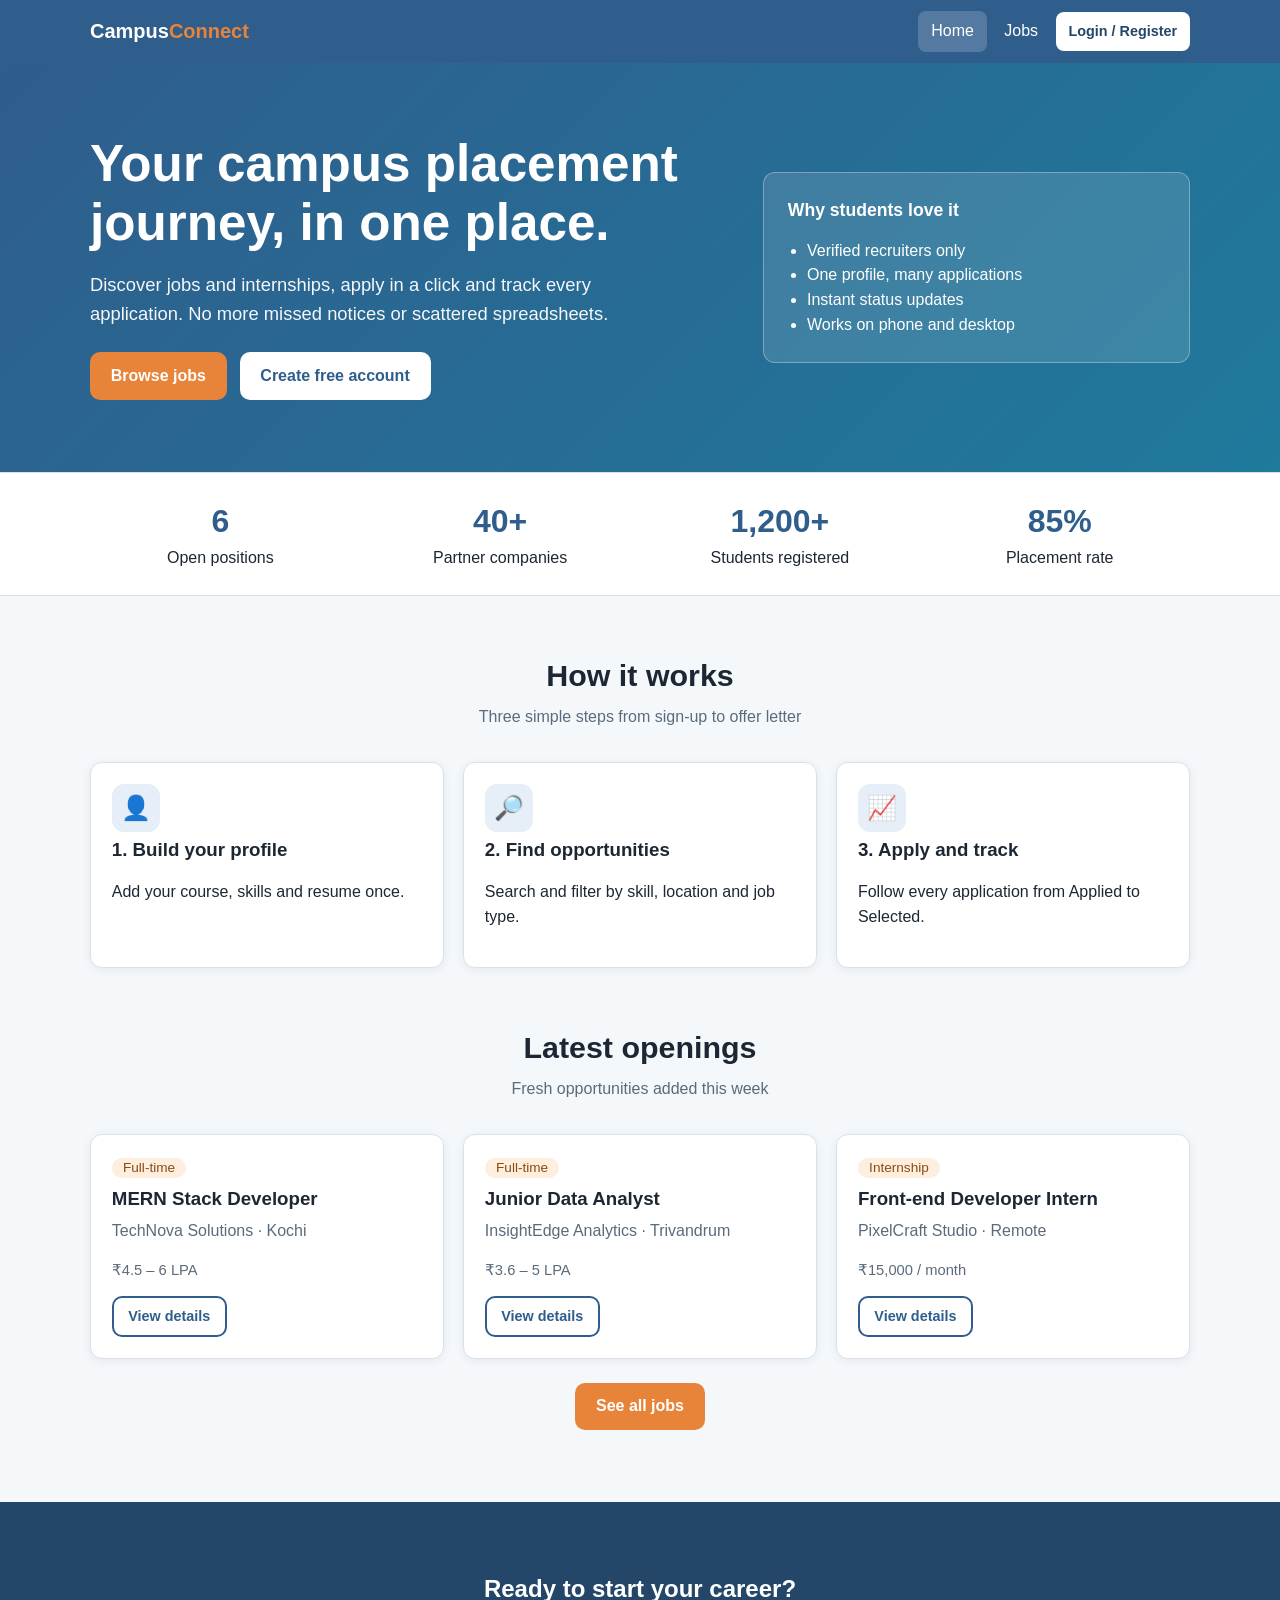
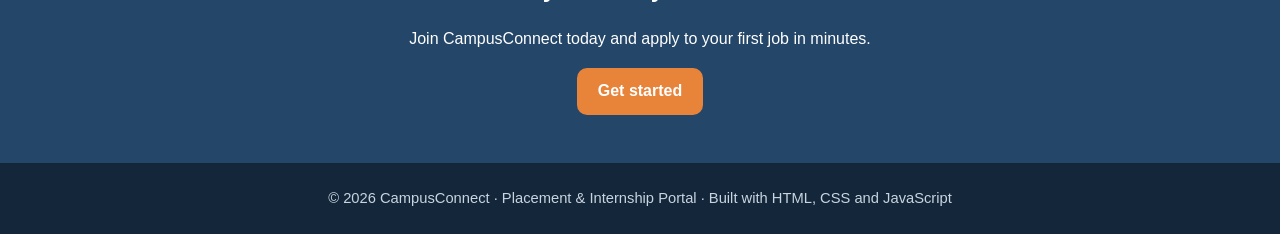
<file: campus connect frontend/index.html>
<!DOCTYPE html>
<html lang="en">
<head>
<meta charset="UTF-8">
<meta name="viewport" content="width=device-width, initial-scale=1">
<meta name="description" content="CampusConnect – one portal for campus placements and internships.">
<title>Home | CampusConnect</title>
<link rel="stylesheet" href="css/style.css">
</head>
<body>
<div id="header"></div>
<main id="main">
<section class="hero"><div class="container hero-grid">
 <div><h1>Your campus placement journey, in one place.</h1>
 <p>Discover jobs and internships, apply in a click and track every application. No more missed notices or scattered spreadsheets.</p>
 <div class="hero-actions"><a class="btn" href="jobs.html">Browse jobs</a><a class="btn btn-light" href="login.html">Create free account</a></div></div>
 <aside class="hero-card" aria-label="Why CampusConnect"><h2>Why students love it</h2><ul><li>Verified recruiters only</li><li>One profile, many applications</li><li>Instant status updates</li><li>Works on phone and desktop</li></ul></aside>
</div></section>
<section class="stats"><div class="container grid grid-4">
 <div class="stat"><strong id="statJobs">0</strong>Open positions</div><div class="stat"><strong>40+</strong>Partner companies</div><div class="stat"><strong>1,200+</strong>Students registered</div><div class="stat"><strong>85%</strong>Placement rate</div></div></section>
<section class="section"><div class="container"><h2 class="title">How it works</h2><p class="sub">Three simple steps from sign-up to offer letter</p>
 <div class="grid grid-3">
 <article class="card"><div class="icon" aria-hidden="true">👤</div><h3>1. Build your profile</h3><p>Add your course, skills and resume once.</p></article>
 <article class="card"><div class="icon" aria-hidden="true">🔎</div><h3>2. Find opportunities</h3><p>Search and filter by skill, location and job type.</p></article>
 <article class="card"><div class="icon" aria-hidden="true">📈</div><h3>3. Apply and track</h3><p>Follow every application from Applied to Selected.</p></article></div></div></section>
<section class="section" style="padding-top:0"><div class="container"><h2 class="title">Latest openings</h2><p class="sub">Fresh opportunities added this week</p>
 <div class="grid grid-3" id="latest"></div><p style="text-align:center;margin-top:1.5rem"><a class="btn" href="jobs.html">See all jobs</a></p></div></section>
<section class="cta"><div class="container"><h2>Ready to start your career?</h2><p>Join CampusConnect today and apply to your first job in minutes.</p><a class="btn" href="login.html">Get started</a></div></section>
</main>
<div id="footer"></div>
<script src="js/data.js"></script>
<script src="js/common.js"></script>
<script>renderChrome("index.html");
const feat=document.getElementById("latest");
feat.innerHTML=JOBS.slice(0,3).map(j=>`<article class="card"><span class="tag type">${esc(j.type)}</span><h3>${esc(j.title)}</h3><p class="company">${esc(j.company)} · ${esc(j.location)}</p><p class="meta">${esc(j.salary)}</p><a class="btn btn-outline btn-sm" href="job.html?id=${j.id}">View details</a></article>`).join("");
document.getElementById("statJobs").textContent=JOBS.length;</script>
</body>
</html>
</file>
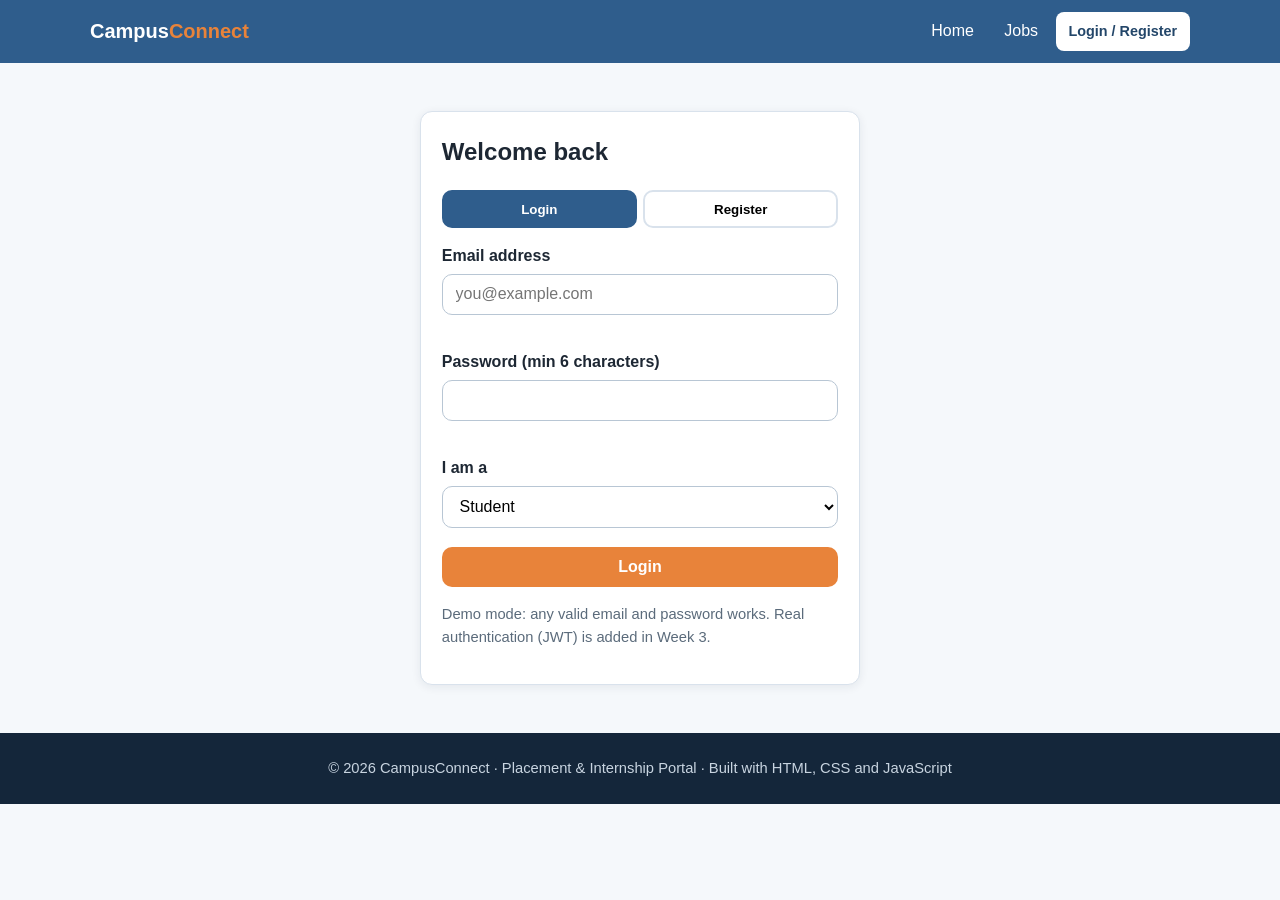
<file: campus connect frontend/dashboard.html>
<!DOCTYPE html>
<html lang="en">
<head>
<meta charset="UTF-8">
<meta name="viewport" content="width=device-width, initial-scale=1">
<meta name="description" content="CampusConnect – one portal for campus placements and internships.">
<title>Dashboard | CampusConnect</title>
<link rel="stylesheet" href="css/style.css">
</head>
<body>
<div id="header"></div>
<main id="main" class="container">
<section class="welcome"><h1 id="hello">Dashboard</h1><p class="meta">Here is a quick overview of your placement activity.</p></section>
<section class="grid grid-4" aria-label="Summary" id="kpis"></section>
<section style="margin-top:1.5rem" class="grid" id="profileWrap"></section>
<section style="margin:1.5rem 0"><h2>My applications</h2><div id="appsWrap"></div></section>
<section style="margin-bottom:3rem"><h2>Recommended for you</h2><div class="grid grid-3" id="reco"></div></section></main>
<div id="footer"></div>
<script src="js/data.js"></script>
<script src="js/common.js"></script>
<script src="js/dashboard.js"></script>
</body>
</html>
</file>
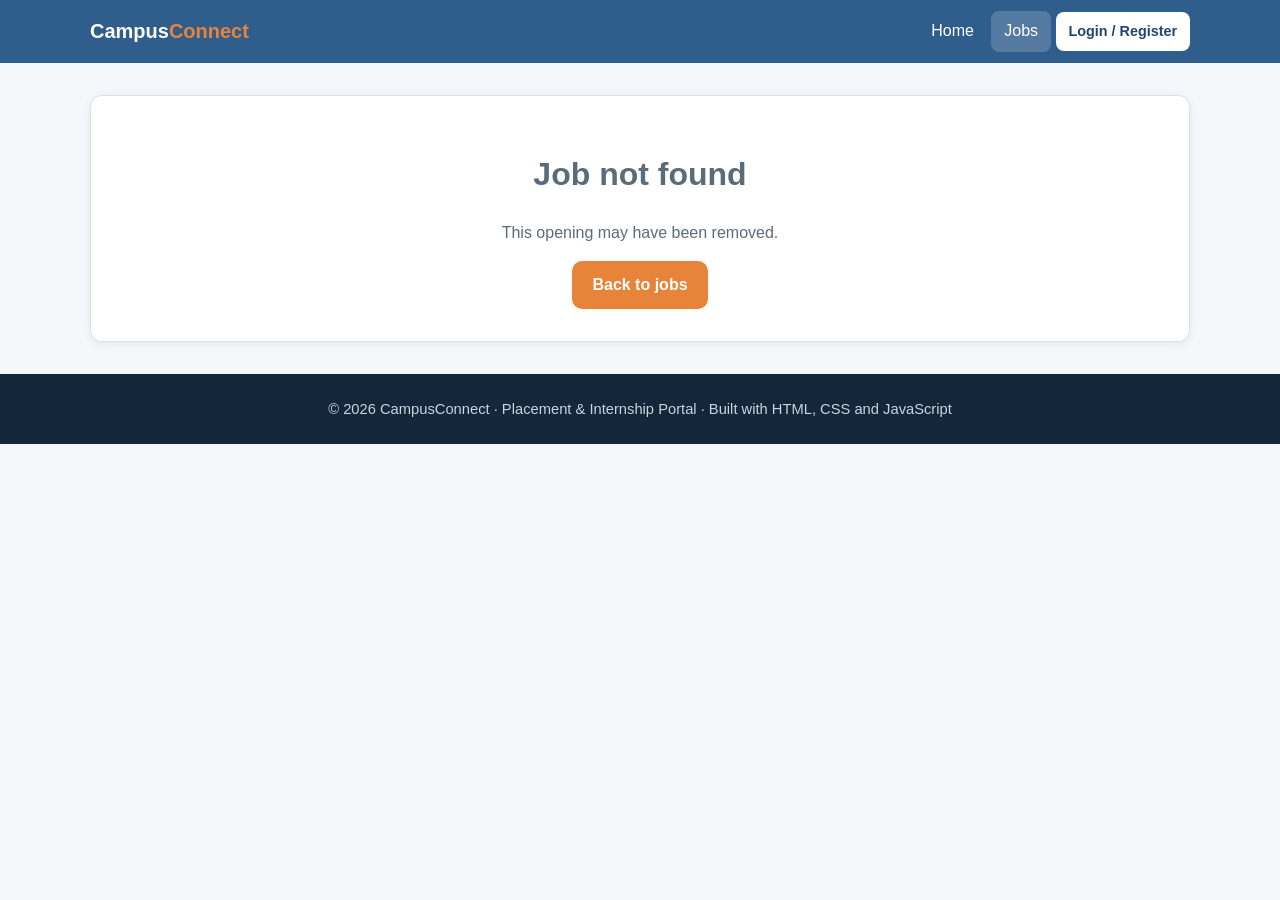
<file: campus connect frontend/job.html>
<!DOCTYPE html>
<html lang="en">
<head>
<meta charset="UTF-8">
<meta name="viewport" content="width=device-width, initial-scale=1">
<meta name="description" content="CampusConnect – one portal for campus placements and internships.">
<title>Job Details | CampusConnect</title>
<link rel="stylesheet" href="css/style.css">
</head>
<body>
<div id="header"></div>
<main id="main" class="container"><div id="detailRoot"></div></main>
<div id="footer"></div>
<script src="js/data.js"></script>
<script src="js/common.js"></script>
<script src="js/detail.js"></script>
</body>
</html>
</file>
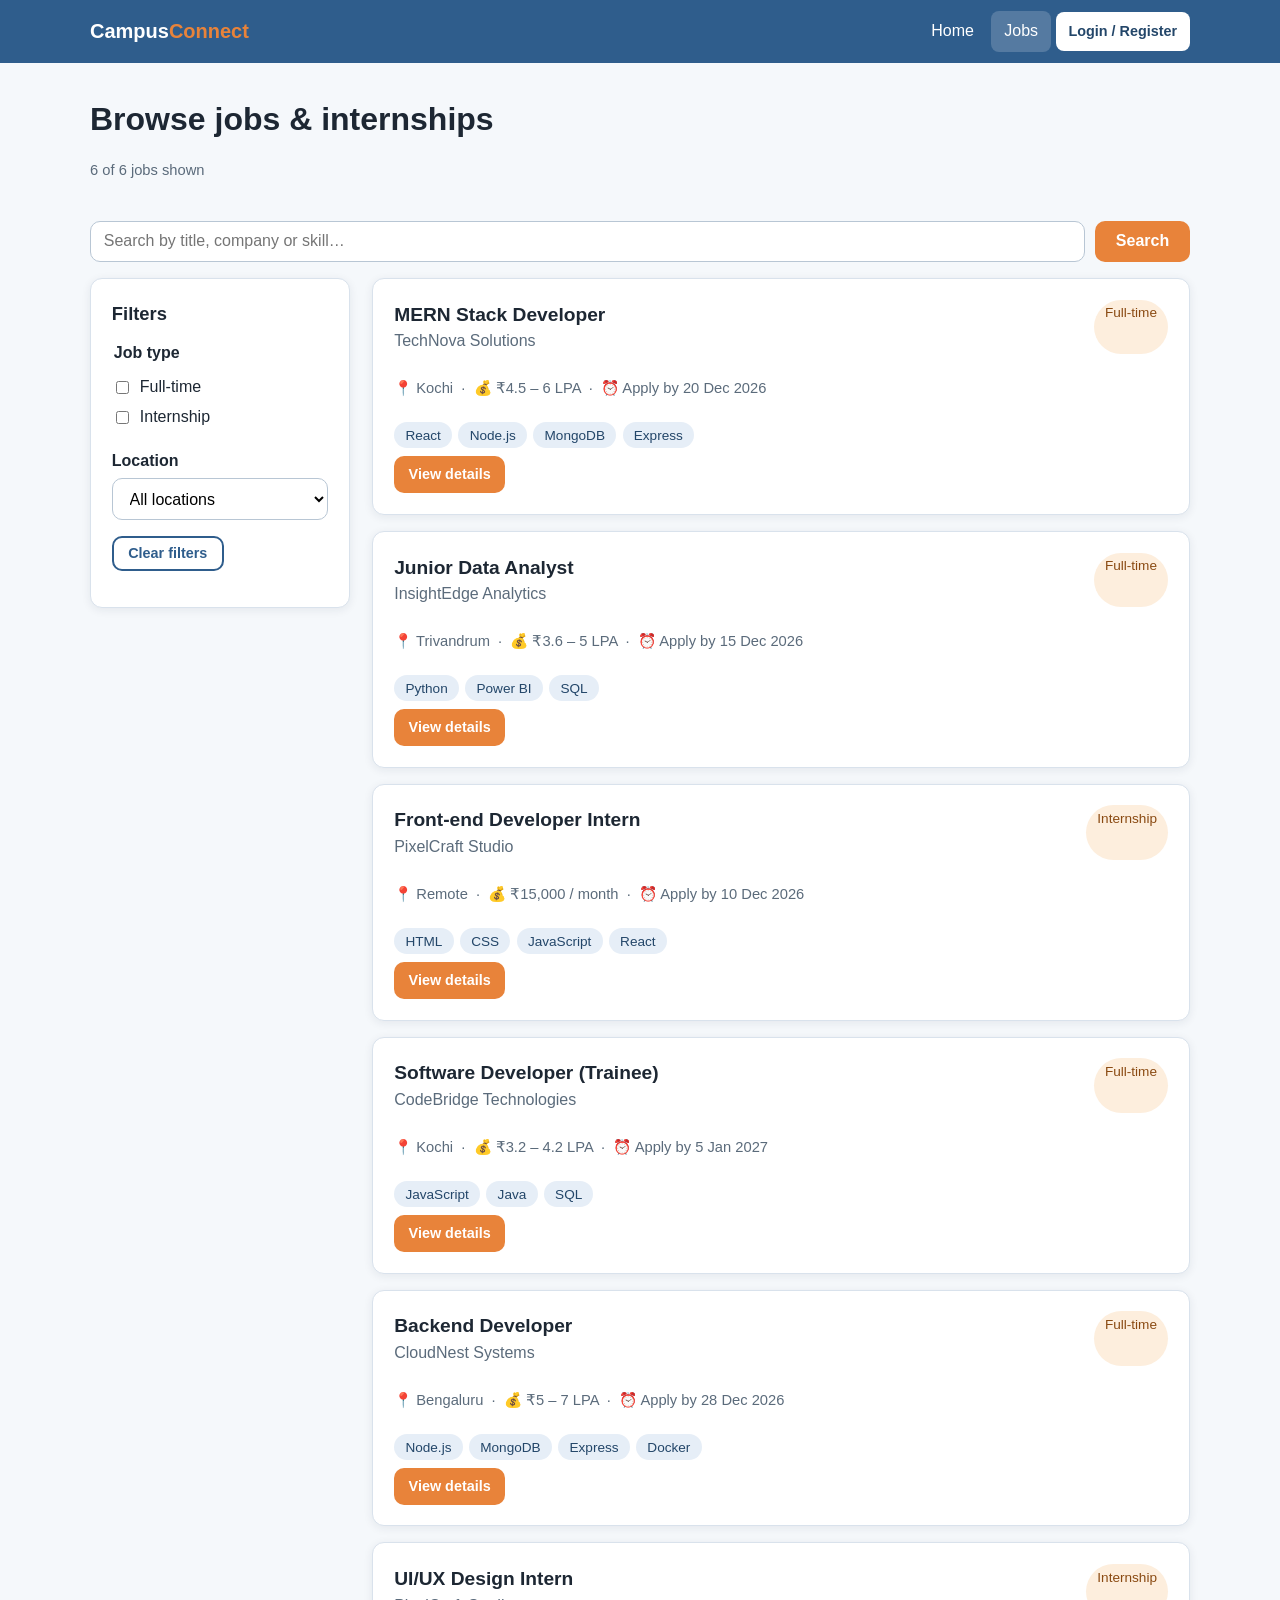
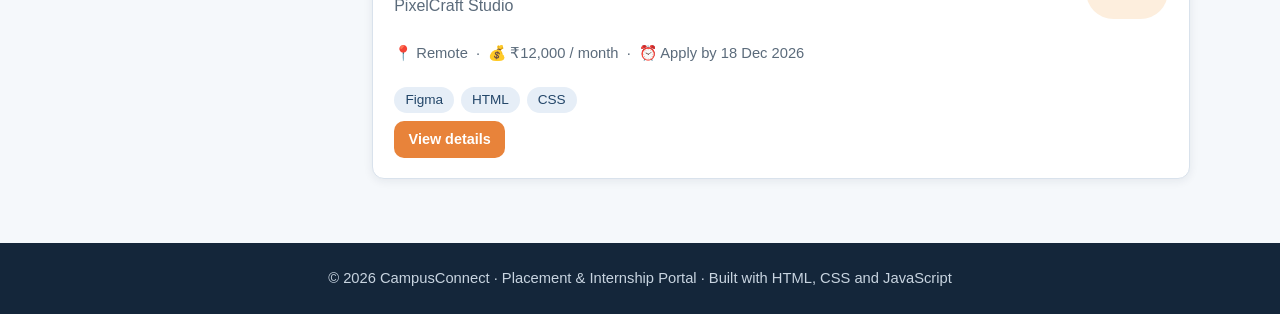
<file: campus connect frontend/jobs.html>
<!DOCTYPE html>
<html lang="en">
<head>
<meta charset="UTF-8">
<meta name="viewport" content="width=device-width, initial-scale=1">
<meta name="description" content="CampusConnect – one portal for campus placements and internships.">
<title>Browse Jobs | CampusConnect</title>
<link rel="stylesheet" href="css/style.css">
</head>
<body>
<div id="header"></div>
<main id="main" class="container">
<div class="page-head"><h1>Browse jobs &amp; internships</h1><p class="meta" id="count" aria-live="polite"></p></div>
<form class="search-row" role="search" id="searchForm"><label class="visually-hidden" for="q">Search jobs</label><input id="q" type="search" placeholder="Search by title, company or skill…"><button class="btn" type="submit">Search</button></form>
<div class="layout">
 <aside class="card filters" aria-label="Filters"><h2 style="margin:0;font-size:1.15rem">Filters</h2>
  <fieldset><legend>Job type</legend><label class="check"><input type="checkbox" name="type" value="Full-time"> Full-time</label><label class="check"><input type="checkbox" name="type" value="Internship"> Internship</label></fieldset>
  <label for="loc">Location</label><select id="loc"><option value="">All locations</option></select>
  <p style="margin-top:1rem"><button class="btn btn-outline btn-sm" type="button" id="reset">Clear filters</button></p></aside>
 <section aria-label="Job results" id="results"></section>
</div></main>
<div id="footer"></div>
<script src="js/data.js"></script>
<script src="js/common.js"></script>
<script src="js/jobs.js"></script>
</body>
</html>
</file>
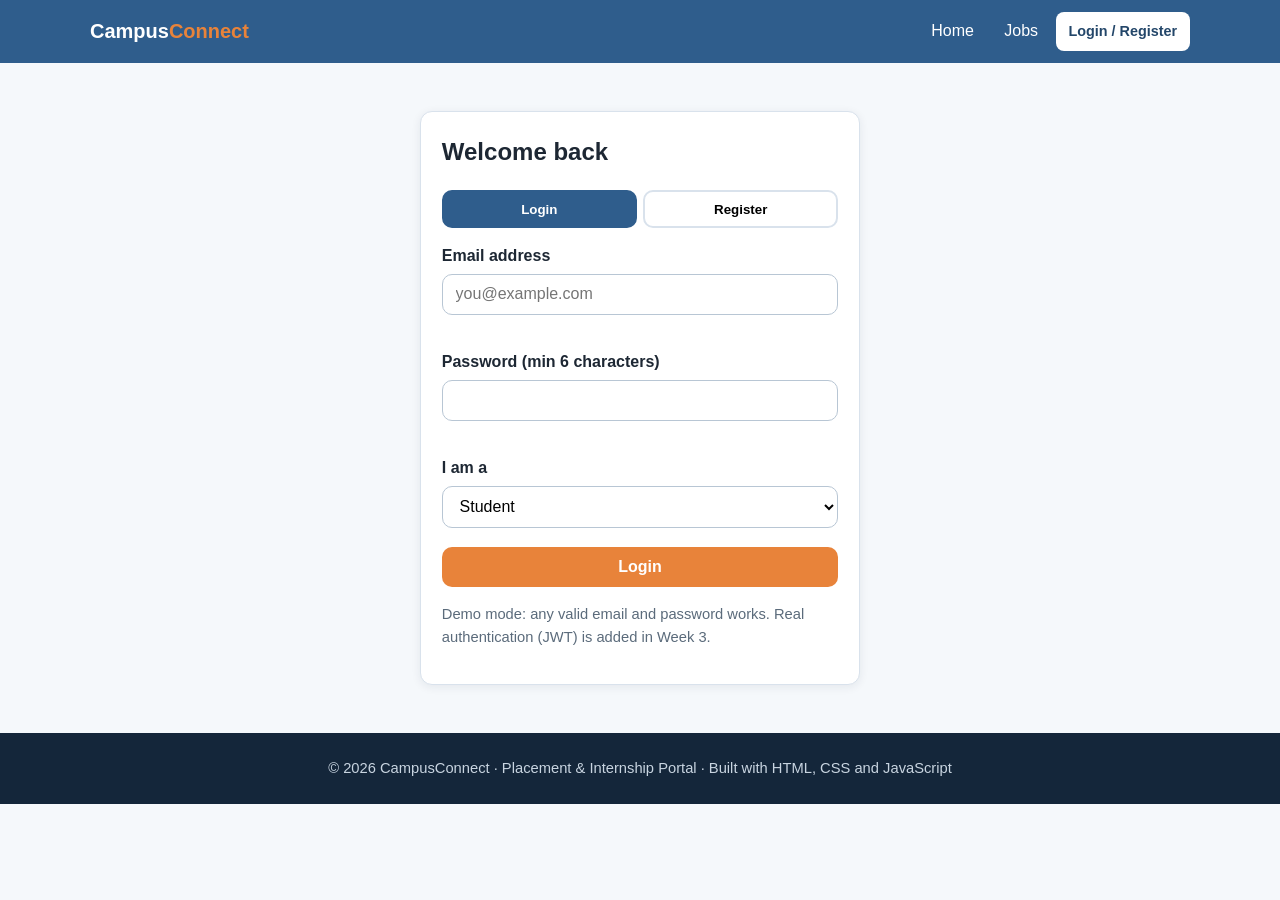
<file: campus connect frontend/login.html>
<!DOCTYPE html>
<html lang="en">
<head>
<meta charset="UTF-8">
<meta name="viewport" content="width=device-width, initial-scale=1">
<meta name="description" content="CampusConnect – one portal for campus placements and internships.">
<title>Login | CampusConnect</title>
<link rel="stylesheet" href="css/style.css">
</head>
<body>
<div id="header"></div>
<main id="main" class="container">
<section class="card form-card" aria-labelledby="formTitle">
 <h1 id="formTitle" style="margin-top:0">Welcome back</h1>
 <div class="tabs" role="tablist" aria-label="Login or register">
  <button class="tab" role="tab" id="tabLogin" aria-selected="true" type="button">Login</button>
  <button class="tab" role="tab" id="tabReg" aria-selected="false" type="button">Register</button></div>
 <form id="authForm" novalidate>
  <div id="nameWrap" hidden><label for="name">Full name</label><input id="name" type="text" autocomplete="name"><p class="error" id="errName" role="alert"></p></div>
  <label for="email">Email address</label><input id="email" type="email" autocomplete="email" placeholder="you@example.com"><p class="error" id="errEmail" role="alert"></p>
  <label for="password">Password (min 6 characters)</label><input id="password" type="password" autocomplete="current-password"><p class="error" id="errPass" role="alert"></p>
  <label for="role">I am a</label><select id="role"><option value="Student">Student</option><option value="Recruiter">Recruiter</option></select>
  <p style="margin-top:1.2rem"><button class="btn" type="submit" id="submitBtn" style="width:100%">Login</button></p>
 </form>
 <p class="meta">Demo mode: any valid email and password works. Real authentication (JWT) is added in Week 3.</p>
</section></main>
<div id="footer"></div>
<script src="js/data.js"></script>
<script src="js/common.js"></script>
<script src="js/login.js"></script>
</body>
</html>
</file>
<file: campus connect frontend/css/style.css>
/* CampusConnect – global styles (mobile-first, responsive, accessible) */
:root{--primary:#2f5d8c;--primary-dark:#234669;--accent:#e8833a;--accent-dark:#c96a24;--bg:#f5f8fb;--card:#fff;--text:#1d2733;--muted:#5b6b7b;--border:#d9e2ec;--ok:#2e7d32;--warn:#b58900;--bad:#c0392b;--radius:12px;--shadow:0 2px 10px rgba(20,40,70,.08)}
*{box-sizing:border-box}
html{scroll-behavior:smooth}
body{margin:0;font-family:"Segoe UI",Arial,sans-serif;color:var(--text);background:var(--bg);line-height:1.55}
img{max-width:100%}
a{color:var(--primary)}
:focus-visible{outline:3px solid var(--accent);outline-offset:2px}
.skip-link{position:absolute;left:-999px;top:0;background:#000;color:#fff;padding:.6rem 1rem;z-index:100}
.skip-link:focus{left:0}
.container{width:min(1100px,92%);margin-inline:auto}
/* header */
.site-header{background:var(--primary);color:#fff;position:sticky;top:0;z-index:50}
.nav{display:flex;align-items:center;justify-content:space-between;padding:.7rem 0}
.brand{color:#fff;font-weight:700;font-size:1.25rem;text-decoration:none}
.brand span{color:var(--accent)}
.nav-toggle{display:none;background:none;border:2px solid #fff;color:#fff;border-radius:8px;padding:.35rem .7rem;font-size:1rem;cursor:pointer}
.nav-links{display:flex;gap:.3rem;list-style:none;margin:0;padding:0;align-items:center}
.nav-links a{color:#fff;text-decoration:none;padding:.5rem .8rem;border-radius:8px;display:block}
.nav-links a:hover,.nav-links a[aria-current="page"]{background:rgba(255,255,255,.18)}
/* buttons */
.btn{display:inline-block;border:0;border-radius:10px;padding:.7rem 1.3rem;font-size:1rem;font-weight:600;cursor:pointer;text-decoration:none;background:var(--accent);color:#fff;transition:background .15s,transform .1s}
.btn:hover{background:var(--accent-dark)}
.btn:active{transform:scale(.97)}
.btn-outline{background:transparent;color:var(--primary);border:2px solid var(--primary)}
.btn-outline:hover{background:var(--primary);color:#fff}
.btn-light{background:#fff;color:var(--primary)}
.btn-light:hover{background:#e9f0f7}
.btn-sm{padding:.45rem .9rem;font-size:.9rem}
.btn[disabled]{background:#9aa7b4;cursor:not-allowed}
/* hero */
.hero{background:linear-gradient(135deg,var(--primary),#1f7a9c);color:#fff;padding:4.5rem 0}
.hero-grid{display:grid;gap:2rem;align-items:center}
.hero h1{font-size:clamp(2rem,5vw,3.2rem);line-height:1.15;margin:0 0 1rem}
.hero p{font-size:1.15rem;max-width:34rem;opacity:.95}
.hero-actions{display:flex;gap:.8rem;flex-wrap:wrap;margin-top:1.5rem}
.hero-card{background:rgba(255,255,255,.12);border:1px solid rgba(255,255,255,.3);border-radius:var(--radius);padding:1.5rem}
.hero-card h2{margin-top:0;font-size:1.1rem}
.hero-card ul{padding-left:1.2rem;margin:0}
/* sections */
.section{padding:3.5rem 0}
.section h2.title{text-align:center;font-size:1.9rem;margin:0 0 .4rem}
.section p.sub{text-align:center;color:var(--muted);margin:0 0 2rem}
.grid{display:grid;gap:1.2rem}
.grid-3{grid-template-columns:repeat(auto-fit,minmax(240px,1fr))}
.grid-4{grid-template-columns:repeat(auto-fit,minmax(200px,1fr))}
.card{background:var(--card);border:1px solid var(--border);border-radius:var(--radius);padding:1.3rem;box-shadow:var(--shadow)}
.card h3{margin:.2rem 0 .4rem}
.icon{width:48px;height:48px;border-radius:12px;background:#e6eef7;display:grid;place-items:center;font-size:1.5rem}
.stats{background:#fff;border-block:1px solid var(--border)}
.stat{text-align:center;padding:1.5rem 0}
.stat strong{display:block;font-size:2rem;color:var(--primary)}
.cta{background:var(--primary-dark);color:#fff;text-align:center;padding:3rem 0}
.site-footer{background:#14263a;color:#c8d4e0;padding:1.5rem 0;text-align:center;font-size:.92rem}
/* forms */
label{display:block;font-weight:600;margin:.9rem 0 .3rem}
input,select,textarea{width:100%;padding:.65rem .8rem;border:1.5px solid #b8c6d4;border-radius:10px;font-size:1rem;font-family:inherit;background:#fff}
input:focus,select:focus,textarea:focus{border-color:var(--primary)}
.error{color:var(--bad);font-size:.9rem;min-height:1.2em;margin:.25rem 0 0}
.form-card{max-width:440px;margin:3rem auto}
.tabs{display:flex;gap:.4rem;margin-bottom:1rem}
.tab{flex:1;padding:.6rem;border:2px solid var(--border);background:#fff;border-radius:10px;cursor:pointer;font-weight:600}
.tab[aria-selected="true"]{background:var(--primary);color:#fff;border-color:var(--primary)}
/* jobs */
.page-head{padding:2rem 0 .5rem}
.page-head h1{margin:0}
.layout{display:grid;gap:1.4rem;padding-bottom:3rem}
.filters{align-self:start}
.filters fieldset{border:0;padding:0;margin:.8rem 0}
.filters legend{font-weight:700;margin-bottom:.3rem}
.check{display:flex;align-items:center;gap:.5rem;font-weight:400;margin:.3rem 0}
.check input{width:auto}
.search-row{display:flex;gap:.6rem;flex-wrap:wrap;margin:1rem 0}
.search-row input{flex:1;min-width:200px}
.job{display:flex;flex-direction:column;gap:.5rem;margin-bottom:1rem}
.job-top{display:flex;justify-content:space-between;gap:1rem;flex-wrap:wrap}
.job h3{margin:0}
.company{color:var(--muted);margin:0}
.tags{display:flex;flex-wrap:wrap;gap:.4rem}
.tag{background:#e6eef7;color:var(--primary-dark);border-radius:999px;padding:.15rem .7rem;font-size:.85rem}
.tag.type{background:#fdeedd;color:#8a4a12}
.meta{color:var(--muted);font-size:.92rem}
.badge{display:inline-block;padding:.2rem .7rem;border-radius:999px;font-size:.85rem;font-weight:600}
.s-applied{background:#e6eef7;color:var(--primary-dark)}
.s-shortlisted{background:#fff3cd;color:#7a5c00}
.s-selected{background:#d9f2d9;color:#1b5e20}
.s-rejected{background:#f8d7da;color:#842029}
.empty{text-align:center;color:var(--muted);padding:2rem}
/* detail */
.crumbs{padding:1.2rem 0 0;font-size:.95rem}
.detail{display:grid;gap:1.4rem;padding:1rem 0 3rem}
.detail h1{margin:.2rem 0}
.detail ul{padding-left:1.2rem}
.apply-box{align-self:start;position:sticky;top:5rem}
.toast{position:fixed;left:50%;bottom:1.5rem;transform:translateX(-50%) translateY(150%);background:#14263a;color:#fff;padding:.8rem 1.4rem;border-radius:10px;transition:transform .3s;z-index:200}
.toast.show{transform:translateX(-50%) translateY(0)}
/* dashboard */
.welcome{padding:2rem 0 1rem}
.welcome h1{margin:0}
.kpi{text-align:center}
.kpi strong{font-size:2rem;color:var(--primary);display:block}
table{width:100%;border-collapse:collapse;background:#fff}
th,td{padding:.7rem;border-bottom:1px solid var(--border);text-align:left}
th{background:#eef3f8}
.table-wrap{overflow-x:auto;border:1px solid var(--border);border-radius:var(--radius)}
.progress{height:10px;background:#e3eaf1;border-radius:999px;overflow:hidden}
.progress>div{height:100%;background:var(--accent)}
.visually-hidden{position:absolute;width:1px;height:1px;overflow:hidden;clip:rect(0 0 0 0);white-space:nowrap}
/* breakpoints */
@media(min-width:760px){.hero-grid{grid-template-columns:1.2fr .8fr}.layout{grid-template-columns:260px 1fr}.detail{grid-template-columns:1fr 320px}}
@media(max-width:759px){
 .nav-toggle{display:block}
 .nav-links{display:none;position:absolute;left:0;right:0;top:100%;background:var(--primary-dark);flex-direction:column;align-items:stretch;padding:.5rem 4%}
 .nav-links.open{display:flex}
 .site-header{position:relative}
 .apply-box{position:static}
}
@media(prefers-reduced-motion:reduce){*{transition:none!important;scroll-behavior:auto!important}}
/* header buttons keep readable colours (overrides .nav-links a) */
.nav-links a.btn-light,.nav-links .btn-light{color:var(--primary-dark)}
.nav-links a.btn-light:hover{background:#e9f0f7;color:var(--primary-dark)}
button{font-family:inherit}
</file>
